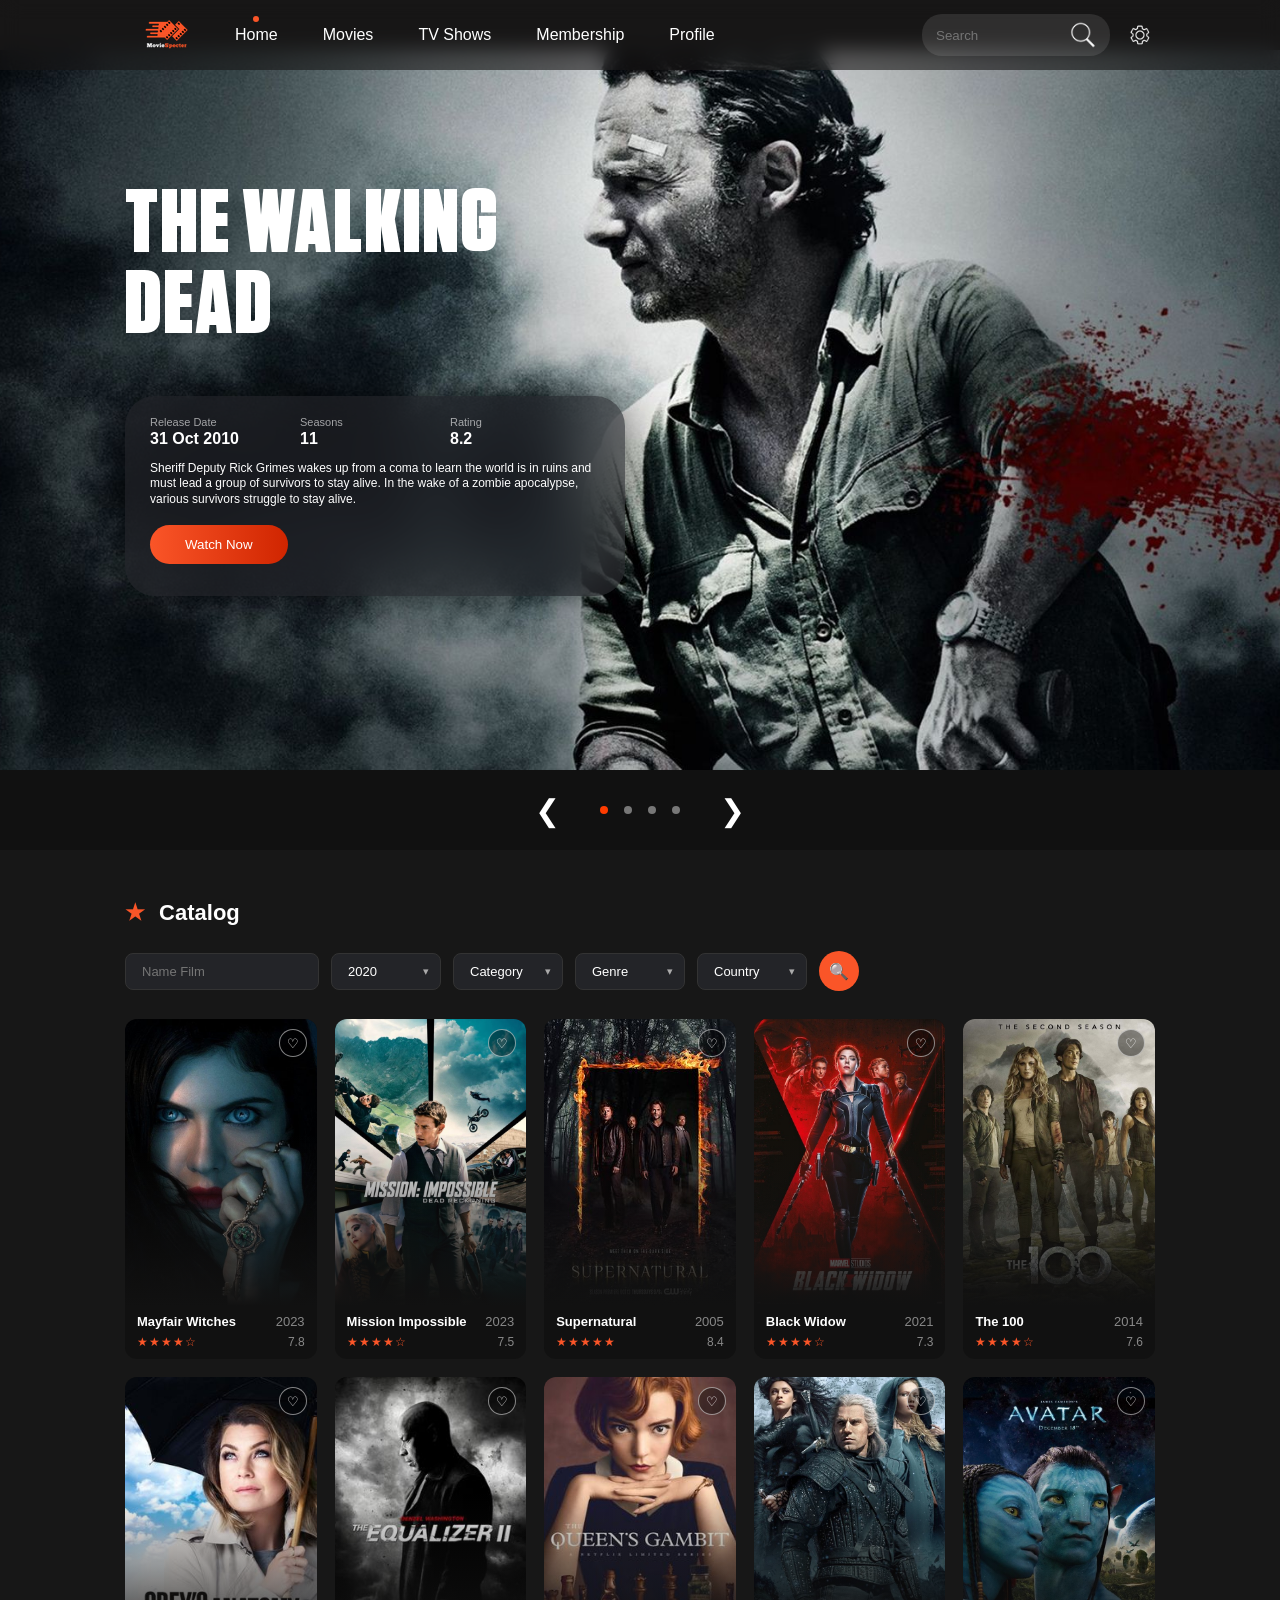
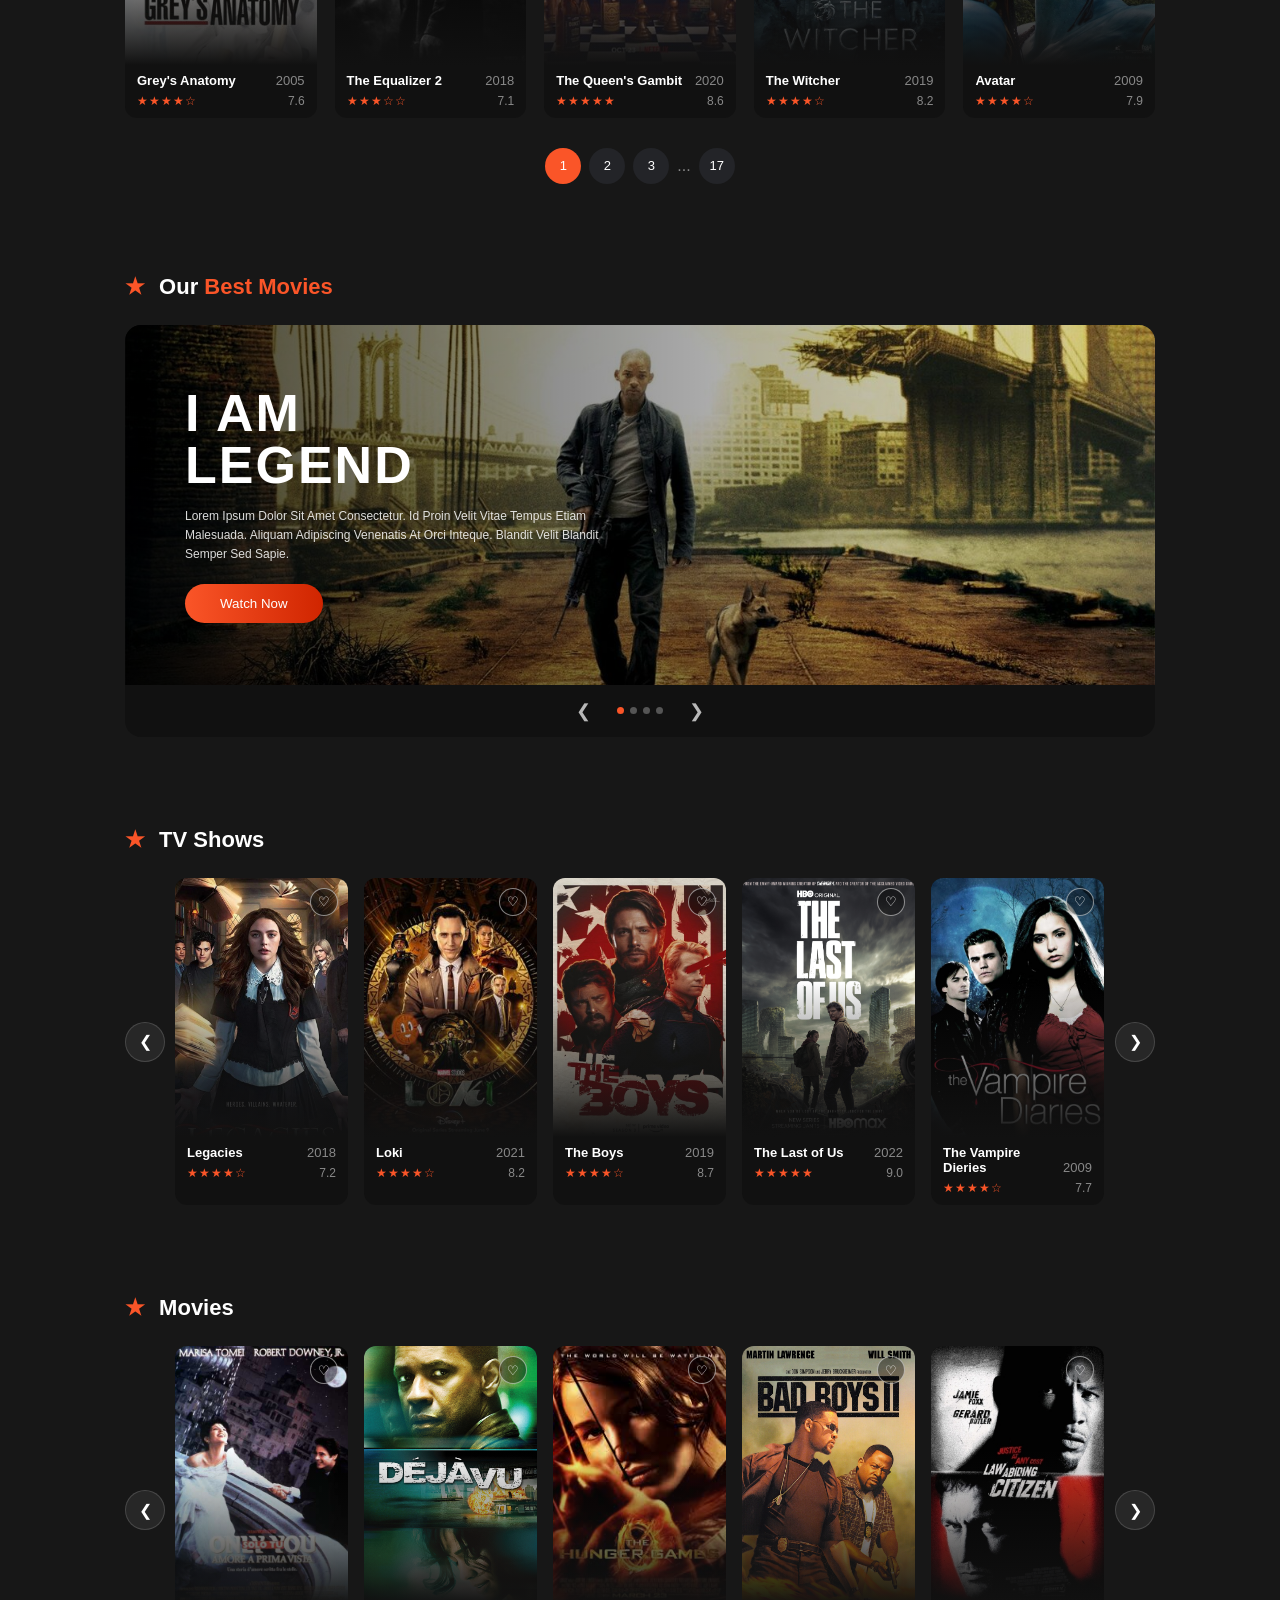
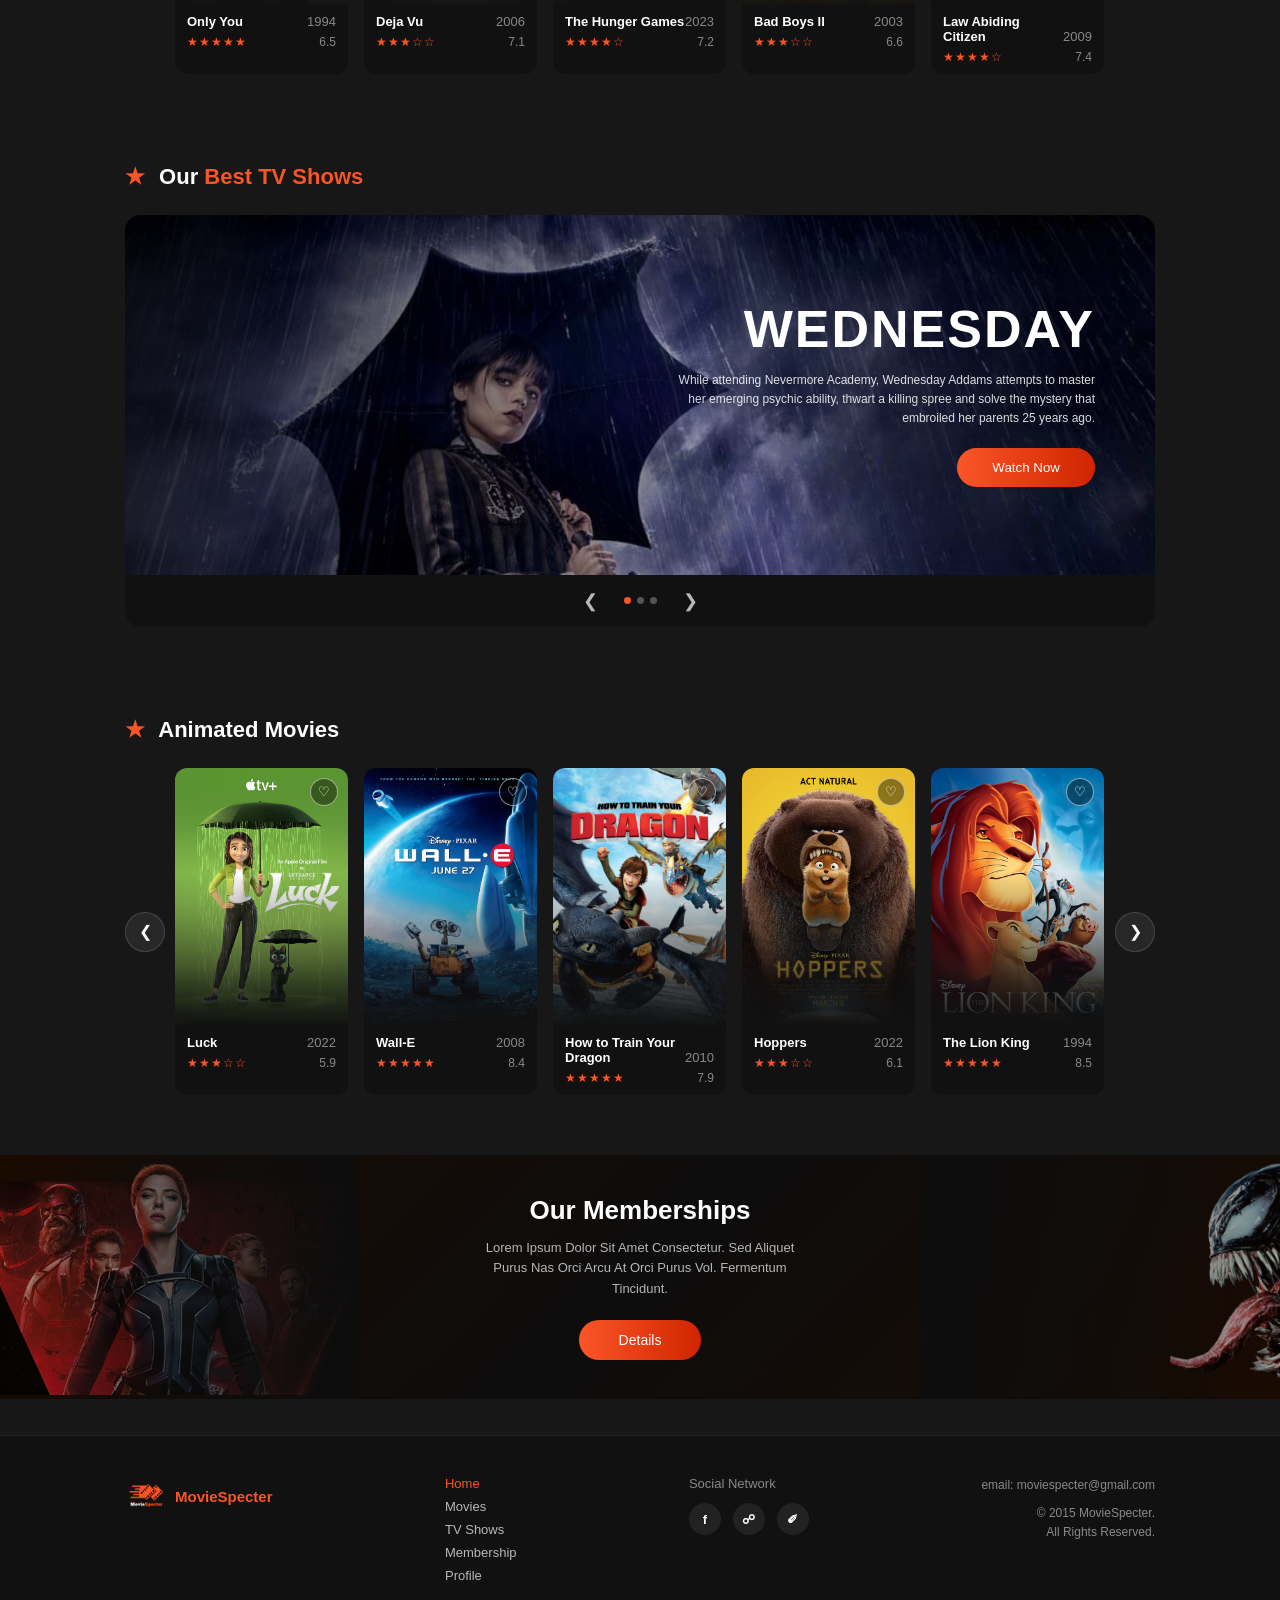
<file: index.html>
<!DOCTYPE html>
<html lang="en">
<head>
    <link rel="stylesheet" href="css/figma3.css">
    <meta charset="UTF-8">
    <meta name="viewport" content="width=device-width, initial-scale=1.0">
    <title>MovieSpecter</title>
</head>
<body>
    <header>
        <!-- NAVIGATOR -->
        <nav class="navBar">
            <div class="nav-left">
                <img class="navBar_link" src="images/nav_bar/010.png" alt="MovieSpecter">
                <a href="index.html" class="navBar_link nav-active">Home</a>
                <a href="html/movies.html" class="navBar_link">Movies</a>
                <a href="html/TVshows.html" class="navBar_link">TV Shows</a>
                <a href="html/membership.html" class="navBar_link">Membership</a>
                <a href="html/profile.html" class="navBar_link">Profile</a>
            </div>

            <div class="nav-right">
                <div class="search">
                <input type="text" placeholder="Search">
                <img class="icon" src="images/nav_bar/012.png">
                </div>
                <img class="icon" src="images/nav_bar/009.png">
            </div>
        </nav>

        <!-- HOMEPAGE SLIDER -->
        <section id="slider">
            <!--slide 1-->
            <div class="slides-wrapper">
            <div class="slide active">
                <img src="images/slide_show/011.jpg" class="slide-img">
                
                <div class="slide-content">
                    <h1 id="TWD_title">THE WALKING<br><span>DEAD</span></h1>
                </div>

                <div class="slider-card">
                    <div class="top-row">
                        <div class="column">
                            <span>Release Date</span>
                            <strong>31 Oct 2010</strong>
                        </div>
                        <div class="column">
                            <span>Seasons</span>
                            <strong>11</strong>
                        </div>
                        <div class="column">
                            <span>Rating</span>
                            <strong>8.2</strong>
                        </div>
                    </div>

                    <div class="middle-row">
                        <p>Sheriff Deputy Rick Grimes wakes up from a coma to learn the world 
                            is in ruins and must lead a group of survivors to stay alive.
                            In the wake of a zombie apocalypse, various survivors struggle to stay alive. 
                        </p>
                    </div>

                    <div class="bottom-row">
                        <button class="watch-btn">Watch Now</button>
                    </div>
                </div>
            </div>

            <!--slide 2-->
            <div class="slide">
                <img src="images/slide_show/010.jpg" class="slide-img">
                <div class="slide-content">
                    <h1 style="font-family: sans-serif; font-weight: 800;">BREAKING<br><span>BAD</span></h1>
                </div>
                <div class="slider-card">
                    <div class="top-row">
                        <div class="column"><span>Release Date</span><strong>20 Jan 2008</strong></div>
                        <div class="column"><span>Seasons</span><strong>5</strong></div>
                        <div class="column"><span>Rating</span><strong>9.5</strong></div>
                    </div>
                    <div class="middle-row"><p>Walter White, a chemistry teacher, discovers that 
                        he has cancer and decides to get into the meth-making business to repay his 
                        medical debts. His priorities begin to change when he partners with Jesse.</p></div>
                    <div class="bottom-row"><button class="watch-btn">Watch Now</button></div>
                </div>
            </div>

            <!--slide 3-->
            <div class="slide">
                <img src="images/slide_show/009.jpg" class="slide-img">
                <div class="slide-content">
                    <h1 style="font-family: serif; letter-spacing: 4px;">STRANGER<br><span>THINGS</span></h1>
                </div>
                <div class="slider-card">
                    <div class="top-row">
                        <div class="column"><span>Release Date</span><strong>15 Jul 2016</strong></div>
                        <div class="column"><span>Seasons</span><strong>4</strong></div>
                        <div class="column"><span>Rating</span><strong>8.7</strong></div>
                    </div>
                    <div class="middle-row"><p>In the 1980s Indiana, a group of young friends witness 
                        supernatural forces and secret government exploits. As they search for answers, 
                        the children unravel a series of extraordinary mysteries.</p></div>
                    <div class="bottom-row"><button class="watch-btn">Watch Now</button></div>
                </div>
            </div>
            

            <!--slide 4-->
            <div class="slide">
                <img src="images/slide_show/013.jpg" class="slide-img">
                <div class="slide-content">
                    <h1 style="font-family: serif; letter-spacing: 4px;" id="brigt_text">BRIDGERTON</h1>
                </div>
                <div class="slider-card">
                    <div class="top-row">
                        <div class="column"><span>Release Date</span><strong>25 Dec 2020</strong></div>
                        <div class="column"><span>Seasons</span><strong>4</strong></div>
                        <div class="column"><span>Rating</span><strong>7.4</strong></div>
                    </div>
                    <div class="middle-row"><p>During the Regency era in England, eight 
                        close-knit siblings of the powerful Bridgerton family attempt to find love, 
                        following Daphne Bridgerton, the eldest daughter of the powerful Bridgerton family</p></div>
                    <div class="bottom-row"><button class="watch-btn">Watch Now</button></div>
                </div>
            </div>
        </div>
            <div class="slider-controls">
                <button class="arrow left" onclick="changeSlide(-1)">&#10094;</button>

                <div class="dots">
                    <span class="dot active" onclick="currentSlide(0)"></span>
                    <span class="dot" onclick="currentSlide(1)"></span>
                    <span class="dot" onclick="currentSlide(2)"></span>
                    <span class="dot" onclick="currentSlide(3)"></span>
                </div>

                <button class="arrow right" onclick="changeSlide(1)">&#10095;</button>
            </div>
        </section>

        


    
    </header>

    <!-- CATALOG SECTION -->
    <section class="section-block" id="catalog">
        <div class="section-header">
            <h2><span class="star-icon">★</span> Catalog</h2>
        </div>
        <div class="catalog-filters">
            <div class="filter-input">
                <input type="text" placeholder="Name Film">
            </div>
            <div class="filter-select">
                <select><option>2020</option><option>2023</option><option>2022</option><option>2021</option><option>2019</option></select>
            </div>
            <div class="filter-select">
                <select><option>Category</option><option>Movie</option><option>TV Show</option><option>Animated</option></select>
            </div>
            <div class="filter-select">
                <select><option>Genre</option><option>Action</option><option>Drama</option><option>Horror</option><option>Comedy</option></select>
            </div>
            <div class="filter-select">
                <select><option>Country</option><option>USA</option><option>UK</option><option>France</option></select>
            </div>
            <button class="filter-search-btn">&#128269;</button>
        </div>
 
        <div class="catalog-grid">
            <div class="movie-card">
                <div class="card-img-wrap"><img src="images/catalog/001.jpg" alt="Mayfair Witches"><button class="card-fav">♡</button></div>
                <div class="card-info"><span>Mayfair Witches</span><span class="card-year">2023</span></div>
                <div class="card-bottom"><span class="card-stars">★★★★☆</span><span class="card-rating">7.8</span></div>
            </div>
            <div class="movie-card">
                <div class="card-img-wrap"><a href="html/preview.html"></a> <img src="images/catalog/002.jpg" alt="Mission Impossible"><button class="card-fav">♡</button></div>
                <div class="card-info"><span>Mission Impossible</span><span class="card-year">2023</span></div>
                <div class="card-bottom"><span class="card-stars">★★★★☆</span><span class="card-rating">7.5</span></div>
            </div>
            <div class="movie-card" onclick="openPreview()">
                <div class="card-img-wrap"><img src="images/catalog/003.jpg" alt="Supernatural"><button class="card-fav">♡</button></div>
                <div class="card-info"><span>Supernatural</span><span class="card-year">2005</span></div>
                <div class="card-bottom"><span class="card-stars">★★★★★</span><span class="card-rating">8.4</span></div>
            </div>
            <div class="movie-card">
                <div class="card-img-wrap"><img src="images/catalog/004.jpg" alt="Black Widow"><button class="card-fav">♡</button></div>
                <div class="card-info"><span>Black Widow</span><span class="card-year">2021</span></div>
                <div class="card-bottom"><span class="card-stars">★★★★☆</span><span class="card-rating">7.3</span></div>
            </div>
            <div class="movie-card">
                <div class="card-img-wrap"><img src="images/catalog/006.jpg" alt="The 100"><button class="card-fav">♡</button></div>
                <div class="card-info"><span>The 100</span><span class="card-year">2014</span></div>
                <div class="card-bottom"><span class="card-stars">★★★★☆</span><span class="card-rating">7.6</span></div>
            </div>
            <div class="movie-card">
                <div class="card-img-wrap"><img src="images/catalog/007.jpg" alt="Grey's Anatomy"><button class="card-fav">♡</button></div>
                <div class="card-info"><span>Grey's Anatomy</span><span class="card-year">2005</span></div>
                <div class="card-bottom"><span class="card-stars">★★★★☆</span><span class="card-rating">7.6</span></div>
            </div>
            <div class="movie-card">
                <div class="card-img-wrap"><img src="images/catalog/005.jpg" alt="The Equalizer 2"><button class="card-fav">♡</button></div>
                <div class="card-info"><span>The Equalizer 2</span><span class="card-year">2018</span></div>
                <div class="card-bottom"><span class="card-stars">★★★☆☆</span><span class="card-rating">7.1</span></div>
            </div>
            <div class="movie-card">
                <div class="card-img-wrap"><img src="images/catalog/008.jpg" alt="The Queen's Gambit"><button class="card-fav">♡</button></div>
                <div class="card-info"><span>The Queen's Gambit</span><span class="card-year">2020</span></div>
                <div class="card-bottom"><span class="card-stars">★★★★★</span><span class="card-rating">8.6</span></div>
            </div>
            <div class="movie-card">
                <div class="card-img-wrap"><img src="images/catalog/010.png" alt="The Witcher"><button class="card-fav">♡</button></div>
                <div class="card-info"><span>The Witcher</span><span class="card-year">2019</span></div>
                <div class="card-bottom"><span class="card-stars">★★★★☆</span><span class="card-rating">8.2</span></div>
            </div>
            <div class="movie-card">
                <div class="card-img-wrap"><img src="images/catalog/009.jpg" alt="Avatar"><button class="card-fav">♡</button></div>
                <div class="card-info"><span>Avatar</span><span class="card-year">2009</span></div>
                <div class="card-bottom"><span class="card-stars">★★★★☆</span><span class="card-rating">7.9</span></div>
            </div>
        </div>

        <div class="pagination">
            <button class="page-btn active">1</button>
            <button class="page-btn">2</button>
            <button class="page-btn">3</button>
            <span class="page-dots">...</span>
            <button class="page-btn">17</button>
        </div>
    </section>

    <!-- BEST MOVIES BANNER -->
    <section class="section-block" id="best-movies">
        <div class="section-header">
            <h2><span class="star-icon">★</span> Our <span class="highlight">Best Movies</span></h2>
        </div>
        <div class="banner-slider-wrapper">
            <div class="banner-slides">
                <div class="banner-slide active" style="background-image: url('images/banner_slide/001.jpg')">
                    <div class="banner-content">
                        <h2>I AM<br><span>LEGEND</span></h2>
                        <p>Lorem Ipsum Dolor Sit Amet Consectetur. Id Proin Velit Vitae Tempus Etiam Malesuada. Aliquam Adipiscing Venenatis At Orci Inteque. Blandit Velit Blandit Semper Sed Sapie.</p>
                        <button class="watch-btn">Watch Now</button>
                    </div>
                </div>
                <div class="banner-slide" style="background-image: url('images/banner_slide/005.jpg')">
                    <div class="banner-content">
                        <h2>INCEPTION</h2>
                        <p>When a sadistic serial killer begins murdering key political figures in Gotham, Batman is forced to investigate the city's hidden corruption.</p>
                        <button class="watch-btn">Watch Now</button>
                    </div>
                </div>
                <div class="banner-slide" style="background-image: url('images/banner_slide/002.jpeg')">
                    <div class="banner-content">
                        <h2>TOP<br><span>GUN</span></h2>
                        <p>After more than thirty years of service as one of the Navy's top aviators, Maverick is where he belongs, pushing the envelope as a courageous test pilot.</p>
                        <button class="watch-btn">Watch Now</button>
                    </div>
                </div>
                <div class="banner-slide" style="background-image: url('images/banner_slide/006.jpg')">
                    <div class="banner-content">
                        <h2>OPPENHEIMER</h2>
                        <p>The story of J. Robert Oppenheimer's role in the development of the atomic bomb during World War II.</p>
                        <button class="watch-btn">Watch Now</button>
                    </div>
                </div>
            </div>
            <div class="banner-controls">
                <button class="banner-arrow left" onclick="changeBanner(-1)">&#10094;</button>
                <div class="banner-dots">
                    <span class="banner-dot active" onclick="currentBanner(0)"></span>
                    <span class="banner-dot" onclick="currentBanner(1)"></span>
                    <span class="banner-dot" onclick="currentBanner(2)"></span>
                    <span class="banner-dot" onclick="currentBanner(3)"></span>
                </div>
                <button class="banner-arrow right" onclick="changeBanner(1)">&#10095;</button>
            </div>
        </div>
    </section>

    <!-- TV SHOWS ROW -->
    <section class="section-block" id="tvShows">
        <div class="section-header">
            <h2><span class="star-icon">★</span> TV Shows</h2>
        </div>
        <div class="row-slider-container">
            <button class="row-arrow left" onclick="scrollRow('tvShowsRow', -1)">&#10094;</button>
            <div class="row-slider" id="tvShowsRow">
                <div class="movie-card">
                <div class="card-img-wrap"><img src="images/catalog/013.png" alt="Legacies"><button class="card-fav">♡</button></div>
                <div class="card-info"><span>Legacies</span><span class="card-year">2018</span></div>
                <div class="card-bottom"><span class="card-stars">★★★★☆</span><span class="card-rating">7.2</span></div>
            </div>
                <div class="movie-card">
                <div class="card-img-wrap"><img src="images/catalog/011.png" alt="Loki"><button class="card-fav">♡</button></div>
                <div class="card-info"><span>Loki</span><span class="card-year">2021</span></div>
                <div class="card-bottom"><span class="card-stars">★★★★☆</span><span class="card-rating">8.2</span></div>
            </div>
                <div class="movie-card">
                <div class="card-img-wrap"><img src="images/catalog/012.png" alt="The Boys"><button class="card-fav">♡</button></div>
                <div class="card-info"><span>The Boys</span><span class="card-year">2019</span></div>
                <div class="card-bottom"><span class="card-stars">★★★★☆</span><span class="card-rating">8.7</span></div>
            </div>
                <div class="movie-card">
                <div class="card-img-wrap"><img src="images/catalog/014.png" alt="The Last of Us"><button class="card-fav">♡</button></div>
                <div class="card-info"><span>The Last of Us</span><span class="card-year">2022</span></div>
                <div class="card-bottom"><span class="card-stars">★★★★★</span><span class="card-rating">9.0</span></div>
            </div>
                <div class="movie-card">
                <div class="card-img-wrap"><img src="images/catalog/016.jpg" alt="The Vampire Dieries"><button class="card-fav">♡</button></div>
                <div class="card-info"><span>The Vampire Dieries</span><span class="card-year">2009</span></div>
                <div class="card-bottom"><span class="card-stars">★★★★☆</span><span class="card-rating">7.7</span></div>
            </div>
                <div class="movie-card">
                <div class="card-img-wrap"><img src="images/catalog/015.jpg" alt="Anne"><button class="card-fav">♡</button></div>
                <div class="card-info"><span>Anne</span><span class="card-year">2016</span></div>
                <div class="card-bottom"><span class="card-stars">★★★☆☆</span><span class="card-rating">7.8</span></div>
            </div>
            </div>
            <button class="row-arrow right" onclick="scrollRow('tvShowsRow', 1)">&#10095;</button>
        </div>
    </section>

    <!-- MOVIES ROW -->
    <section class="section-block" id="movies">
        <div class="section-header">
            <h2><span class="star-icon">★</span> Movies</h2>
        </div>
        <div class="row-slider-container">
            <button class="row-arrow left" onclick="scrollRow('moviesRow', -1)">&#10094;</button>
            <div class="row-slider" id="moviesRow">
                <div class="movie-card">
                <div class="card-img-wrap"><img src="images/catalog/017.jpg" alt="ONly ypu"><button class="card-fav">♡</button></div>
                <div class="card-info"><span>Only You</span><span class="card-year">1994</span></div>
                <div class="card-bottom"><span class="card-stars">★★★★★</span><span class="card-rating">6.5</span></div>
            </div>
                <div class="movie-card">
                <div class="card-img-wrap"><img src="images/catalog/020.jpg" alt="deja vu"><button class="card-fav">♡</button></div>
                <div class="card-info"><span>Deja Vu</span><span class="card-year">2006</span></div>
                <div class="card-bottom"><span class="card-stars">★★★☆☆</span><span class="card-rating">7.1</span></div>
            </div>
                
                <div class="movie-card">
                <div class="card-img-wrap"><img src="images/catalog/019.jpg" alt="The Hunger Games"><button class="card-fav">♡</button></div>
                <div class="card-info"><span>The Hunger Games</span><span class="card-year">2023</span></div>
                <div class="card-bottom"><span class="card-stars">★★★★☆</span><span class="card-rating">7.2</span></div>
            </div>
                <div class="movie-card">
                <div class="card-img-wrap"><img src="images/catalog/021.jpg" alt="Bad Boys II"><button class="card-fav">♡</button></div>
                <div class="card-info"><span>Bad Boys II</span><span class="card-year">2003</span></div>
                <div class="card-bottom"><span class="card-stars">★★★☆☆</span><span class="card-rating">6.6</span></div>
            </div>
                <div class="movie-card">
                <div class="card-img-wrap"><img src="images/catalog/018.jpg" alt="Law Abiding Citizen"><button class="card-fav">♡</button></div>
                <div class="card-info"><span>Law Abiding Citizen</span><span class="card-year">2009</span></div>
                <div class="card-bottom"><span class="card-stars">★★★★☆</span><span class="card-rating">7.4</span></div>
            </div>
                <div class="movie-card">
                <div class="card-img-wrap"><img src="images/catalog/009.jpg" alt="Avatar"><button class="card-fav">♡</button></div>
                <div class="card-info"><span>Avatar</span><span class="card-year">2009</span></div>
                <div class="card-bottom"><span class="card-stars">★★★★☆</span><span class="card-rating">7.9</span></div>
            </div>
            </div>
            <button class="row-arrow right" onclick="scrollRow('moviesRow', 1)">&#10095;</button>
        </div>
    </section>

    <!-- BEST TV SHOWS BANNER -->
    <section class="section-block" id="best-tvshows">
        <div class="section-header">
            <h2><span class="star-icon">★</span> Our <span class="highlight">Best TV Shows</span></h2>
        </div>
        <div class="banner-slider-wrapper" id="bestTvWrapper">
            <div class="banner-slides" id="bestTvSlides">
                <div class="banner-slide active" style="background-image: url('images/banner_slide/010.jpg')">
                    <div class="banner-content right-align">
                        <h2>WEDNESDAY</h2>
                        <p>While attending Nevermore Academy, Wednesday Addams attempts to master her emerging psychic ability, thwart a killing spree and solve the mystery that embroiled her parents 25 years ago.</p>
                        <button class="watch-btn">Watch Now</button>
                    </div>
                </div>
                <div class="banner-slide" style="background-image: url('images/banner_slide/011.jpg')">
                    <div class="banner-content right-align">
                        <h2>THE ROKIE</h2>
                        <p>Forty-year-old John Nolan moves to Los Angeles in the hope of becoming a police officer. However, he is met with scepticism from all corners and must battle many challenges along the way.</p>
                        <button class="watch-btn">Watch Now</button>
                    </div>
                </div>
                <div class="banner-slide" style="background-image: url('images/banner_slide/008.png')">
                    <div class="banner-content right-align">
                        <h2>THE LAST<br><span>OF US</span></h2>
                        <p>After a global catastrophe, a hardened survivor takes charge of a 14-year-old girl who may be humanity's last hope.</p>
                        <button class="watch-btn">Watch Now</button>
                    </div>
                </div>
            </div>
            <div class="banner-controls" id="bestTvControls">
                <button class="banner-arrow left" onclick="changeBestTv(-1)">&#10094;</button>
                <div class="banner-dots" id="bestTvDots">
                    <span class="banner-dot active" onclick="currentBestTv(0)"></span>
                    <span class="banner-dot" onclick="currentBestTv(1)"></span>
                    <span class="banner-dot" onclick="currentBestTv(2)"></span>
                </div>
                <button class="banner-arrow right" onclick="changeBestTv(1)">&#10095;</button>
            </div>
        </div>
    </section>

    <!-- ANIMATED MOVIES ROW -->
    <section class="section-block" id="animated">
        <div class="section-header">
            <h2><span class="star-icon">★</span> Animated Movies</h2>
        </div>
        <div class="row-slider-container">
            <button class="row-arrow left" onclick="scrollRow('animatedRow', -1)">&#10094;</button>
            <div class="row-slider" id="animatedRow">
                <div class="movie-card">
                <div class="card-img-wrap"><img src="images/catalog/026.jpg" alt="Luck"><button class="card-fav">♡</button></div>
                <div class="card-info"><span>Luck</span><span class="card-year">2022</span></div>
                <div class="card-bottom"><span class="card-stars">★★★☆☆</span><span class="card-rating">5.9</span></div>
            </div>
                <div class="movie-card">
                <div class="card-img-wrap"><img src="images/catalog/025.jpg" alt="Wall-E"><button class="card-fav">♡</button></div>
                <div class="card-info"><span>Wall-E</span><span class="card-year">2008</span></div>
                <div class="card-bottom"><span class="card-stars">★★★★★</span><span class="card-rating">8.4</span></div>
            </div>
                <div class="movie-card">
                <div class="card-img-wrap"><img src="images/catalog/027.jpg" alt="How to Train Your Dragon"><button class="card-fav">♡</button></div>
                <div class="card-info"><span>How to Train Your Dragon</span><span class="card-year">2010</span></div>
                <div class="card-bottom"><span class="card-stars">★★★★★</span><span class="card-rating">7.9</span></div>
            </div>
                <div class="movie-card">
                <div class="card-img-wrap"><img src="images/catalog/022.jpg" alt="Hoppers"><button class="card-fav">♡</button></div>
                <div class="card-info"><span>Hoppers</span><span class="card-year">2022</span></div>
                <div class="card-bottom"><span class="card-stars">★★★☆☆</span><span class="card-rating">6.1</span></div>
            </div>
                <div class="movie-card">
                <div class="card-img-wrap"><img src="images/catalog/024.jpeg" alt="The Lion King"><button class="card-fav">♡</button></div>
                <div class="card-info"><span>The Lion King</span><span class="card-year">1994</span></div>
                <div class="card-bottom"><span class="card-stars">★★★★★</span><span class="card-rating">8.5</span></div>
            </div>
                <div class="movie-card">
                <div class="card-img-wrap"><img src="images/catalog/023.jpeg" alt="Moana"><button class="card-fav">♡</button></div>
                <div class="card-info"><span>Moana</span><span class="card-year">2016</span></div>
                <div class="card-bottom"><span class="card-stars">★★★★☆</span><span class="card-rating">7.6</span></div>
            </div>
            </div>
            <button class="row-arrow right" onclick="scrollRow('animatedRow', 1)">&#10095;</button>
        </div>
    </section>

    <!-- MEMBERSHIP BANNER -->
    <section class="membership-banner" id="membership">
        <div class="membership-left-img">
            <img src="images/membership/001.png" alt="Black Widow">
        </div>
        <div class="membership-center">
            <h2>Our Memberships</h2>
            <p>Lorem Ipsum Dolor Sit Amet Consectetur. Sed Aliquet Purus Nas Orci Arcu At Orci Purus Vol. Fermentum Tincidunt.</p>
            <button class="details-btn">Details</button>
        </div>
        <div class="membership-right-img">
            <img src="images/membership/003.png" alt="Venom">
        </div>
    </section>

    <br><br>

    <!-- FOOTER -->
    <footer class="site-footer">
        <div class="footer-logo">
            <img src="images/nav_bar/010.png" alt="MovieSpecter Logo">
            <span>MovieSpecter</span>
        </div>
        <div class="footer-nav">
            <a href="index.html"  style="color:#FA5528">Home</a>
            <a href="html/movies.html">Movies</a>
            <a href="html/TVshows.html">TV Shows</a>
            <a href="html/membership.html">Membership</a>
            <a href="html/profile.html">Profile</a>
        </div>
        <div class="footer-social">
            <span>Social Network</span>
            <div class="social-icons">
                <a href="#">f</a>
                <a href="#">&#9741;</a>
                <a href="#">&#10000;</a>
            </div>
        </div>
        <div class="footer-right">
            <span>email: moviespecter@gmail.com</span>
            <span>© 2015 MovieSpecter.<br>All Rights Reserved.</span>
        </div>
    </footer>

    <script src="js/index.js"></script>

</body>
</html>
</file>
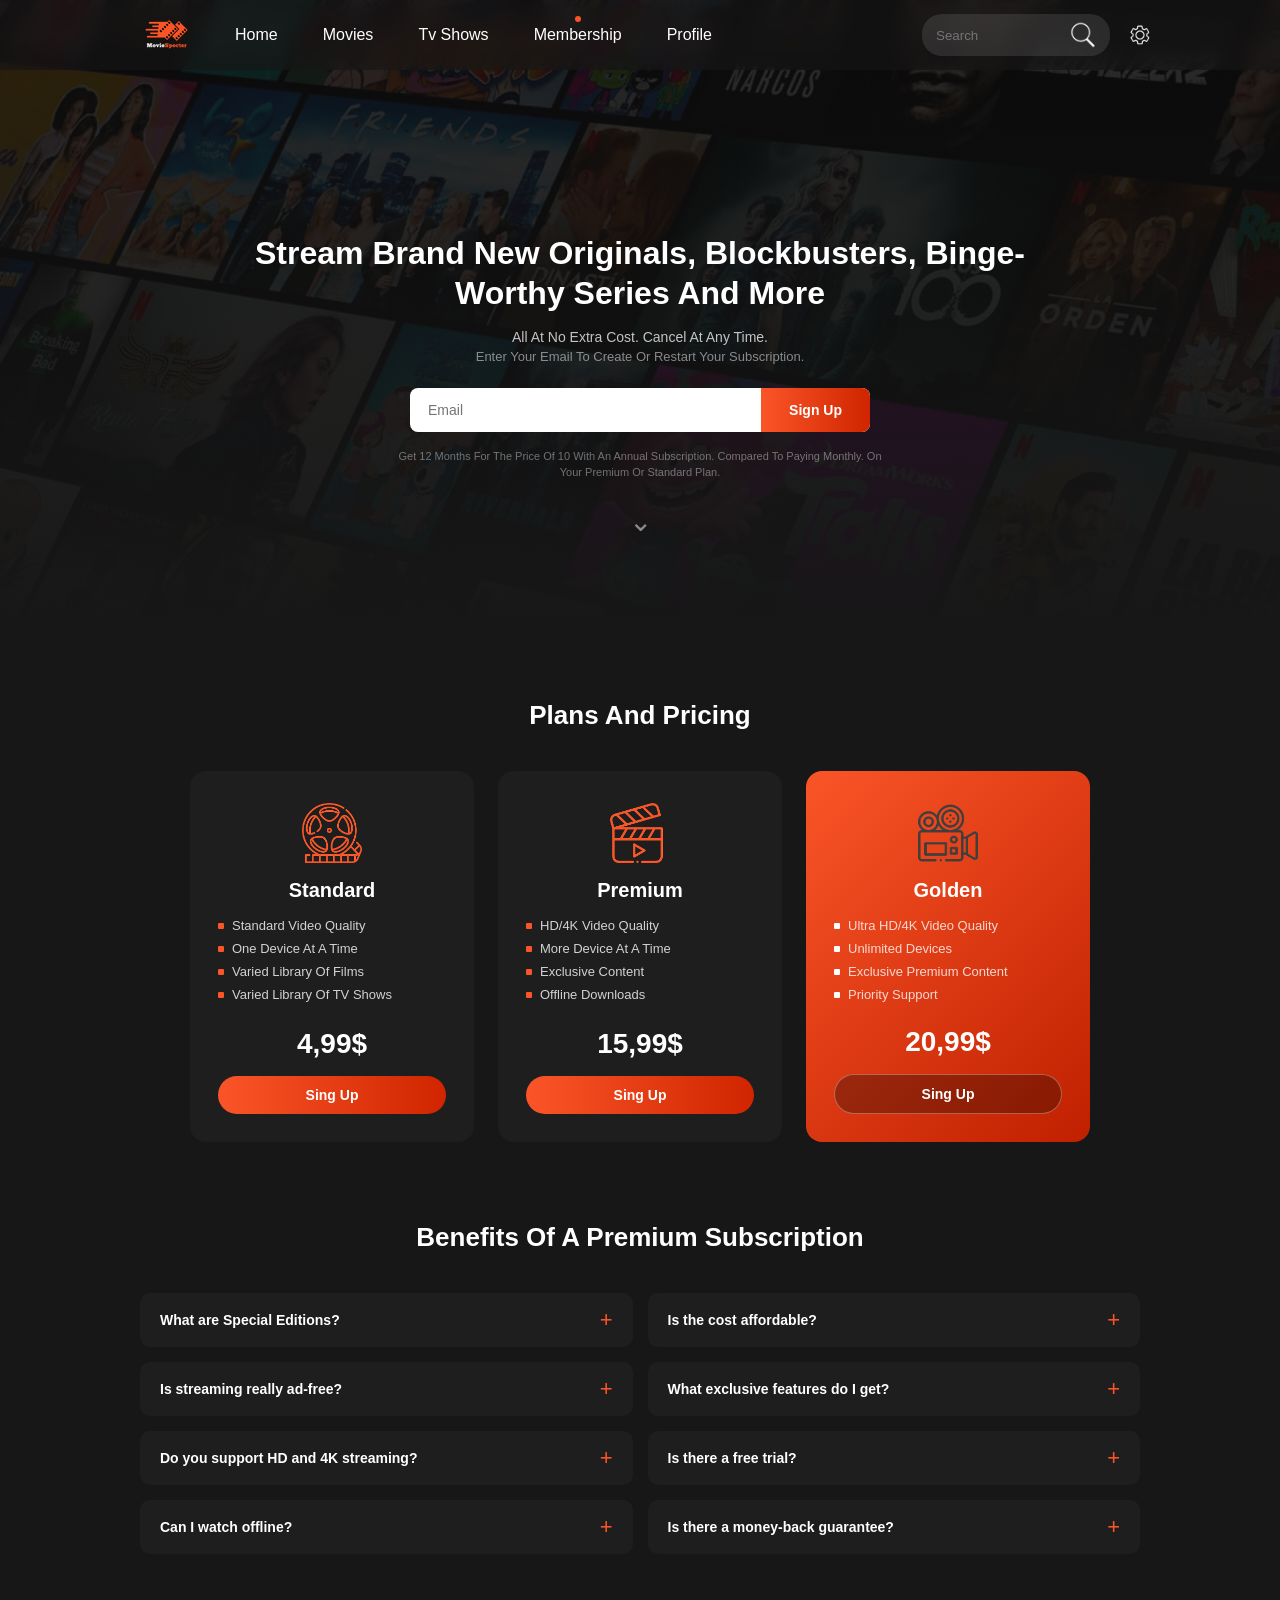
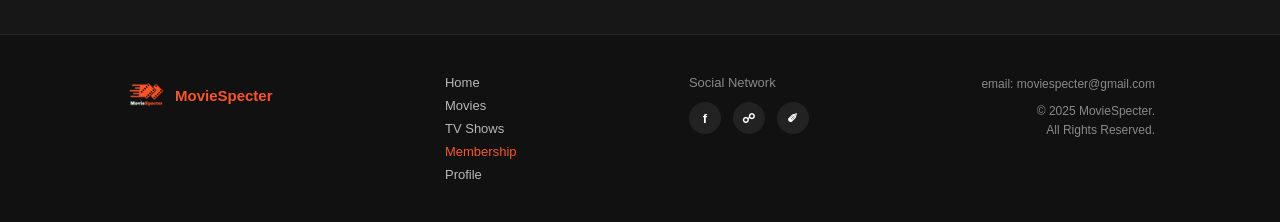
<file: html/membership.html>
<!DOCTYPE html>
<html lang="en">
<head>
    <link rel="stylesheet" href="../css/figma3.css">
    <link rel="stylesheet" href="../css/membership.css">
    <meta charset="UTF-8">
    <meta name="viewport" content="width=device-width, initial-scale=1.0">
    <title>MovieSpecter — Membership</title>
</head>
<body>

    <!-- NAVBAR -->
    <nav class="navBar">
        <div class="nav-left">
            <img class="navBar_link" src="../images/nav_bar/010.png" alt="MovieSpecter">
            <a href="../index.html" class="navBar_link">Home</a>
            <a href="movies.html" class="navBar_link">Movies</a>
            <a href="TVshows.html" class="navBar_link">Tv Shows</a>
            <a href="membership.html" class="navBar_link nav-active">Membership</a>
            <a href="profile.html" class="navBar_link">Profile</a>
        </div>
        <div class="nav-right">
            <div class="search">
                <input type="text" placeholder="Search">
                <img class="icon" src="../images/nav_bar/012.png">
            </div>
            <img class="icon" src="../images/nav_bar/009.png">
        </div>
    </nav>

    <!-- HERO BANNER -->
    <section class="membership-hero">
        <div class="hero-bg-wrap">
            <img class="hero-bg-img" src="../images/icons/001.png" alt="">
            <div class="hero-overlay"></div>
        </div>
        <div class="hero-content">
            <h1>Stream Brand New Originals, Blockbusters, Binge-Worthy Series And More</h1>
            <p class="hero-sub">All At No Extra Cost. Cancel At Any Time.</p>
            <p class="hero-sub2">Enter Your Email To Create Or Restart Your Subscription.</p>
            <div class="hero-email-form">
                <input type="email" placeholder="Email">
                <button class="signup-btn">Sign Up</button>
            </div>
            <p class="hero-fine">Get 12 Months For The Price Of 10 With An Annual Subscription. Compared To Paying Monthly. On Your Premium Or Standard Plan.</p>
            <div class="hero-scroll-arrow">&#8964;</div>
        </div>
    </section>

    <!-- PLANS & PRICING -->
    <section class="plans-section">
        <h2 class="section-title">Plans And Pricing</h2>
        <div class="plans-grid">

            <!-- Standard -->
            <div class="plan-card">
                <div class="plan-icon"><img src="../images/icons/002.png" alt="Standard"></div>
                <h3 class="plan-name">Standard</h3>
                <ul class="plan-features">
                    <li><span class="feat-dot"></span>Standard Video Quality</li>
                    <li><span class="feat-dot"></span>One Device At A Time</li>
                    <li><span class="feat-dot"></span>Varied Library Of Films</li>
                    <li><span class="feat-dot"></span>Varied Library Of TV Shows</li>
                </ul>
                <div class="plan-price">4,99$</div>
                <button class="plan-btn">Sing Up</button>
            </div>

            <!-- Premium -->
            <div class="plan-card">
                <div class="plan-icon"><img src="../images/icons/003.png" alt="Premium"></div>
                <h3 class="plan-name">Premium</h3>
                <ul class="plan-features">
                    <li><span class="feat-dot"></span>HD/4K Video Quality</li>
                    <li><span class="feat-dot"></span>More Device At A Time</li>
                    <li><span class="feat-dot"></span>Exclusive Content</li>
                    <li><span class="feat-dot"></span>Offline Downloads</li>
                </ul>
                <div class="plan-price">15,99$</div>
                <button class="plan-btn">Sing Up</button>
            </div>

            <!-- Golden -->
            <div class="plan-card plan-golden">
                <div class="plan-icon"><img src="../images/icons/004.png" alt="Golden"></div>
                <h3 class="plan-name">Golden</h3>
                <ul class="plan-features">
                    <li><span class="feat-dot"></span>Ultra HD/4K Video Quality</li>
                    <li><span class="feat-dot"></span>Unlimited Devices</li>
                    <li><span class="feat-dot"></span>Exclusive Premium Content</li>
                    <li><span class="feat-dot"></span>Priority Support</li>
                </ul>
                <div class="plan-price">20,99$</div>
                <button class="plan-btn plan-btn-dark">Sing Up</button>
            </div>

        </div>
    </section>

    <!-- BENEFITS ACCORDION -->
    <section class="benefits-section">
        <h2 class="section-title">Benefits Of A Premium Subscription</h2>
        <div class="accordion">

            <div class="accordion-item">
                <button class="accordion-btn">
                    <span>What are Special Editions?</span>
                    <span class="acc-icon">+</span>
                </button>
                <div class="accordion-body">
                    <p>Special Editions include exclusive director's cuts, behind-the-scenes content, and collector releases only available to Premium and Golden subscribers.</p>
                </div>
            </div>

            <div class="accordion-item">
                <button class="accordion-btn">
                    <span>Is the cost affordable?</span>
                    <span class="acc-icon">+</span>
                </button>
                <div class="accordion-body">
                    <p>Yes! Our plans start at just 4,99$ per month. You can also save more with an annual subscription — get 12 months for the price of 10.</p>
                </div>
            </div>

            <div class="accordion-item">
                <button class="accordion-btn">
                    <span>Is streaming really ad-free?</span>
                    <span class="acc-icon">+</span>
                </button>
                <div class="accordion-body">
                    <p>All paid plans include completely ad-free streaming. No interruptions, no banners — just your content, uninterrupted.</p>
                </div>
            </div>

            <div class="accordion-item">
                <button class="accordion-btn">
                    <span>What exclusive features do I get?</span>
                    <span class="acc-icon">+</span>
                </button>
                <div class="accordion-body">
                    <p>Exclusive features include early access to new releases, personalized recommendations, watchlists synced across devices, and members-only content drops.</p>
                </div>
            </div>

            <div class="accordion-item">
                <button class="accordion-btn">
                    <span>Do you support HD and 4K streaming?</span>
                    <span class="acc-icon">+</span>
                </button>
                <div class="accordion-body">
                    <p>Premium and Golden plans support Full HD and Ultra HD/4K streaming where available. Standard plan offers SD/HD quality depending on your connection.</p>
                </div>
            </div>

            <div class="accordion-item">
                <button class="accordion-btn">
                    <span>Is there a free trial?</span>
                    <span class="acc-icon">+</span>
                </button>
                <div class="accordion-body">
                    <p>New subscribers can enjoy a 7-day free trial on any plan. No credit card required to start — cancel any time before the trial ends.</p>
                </div>
            </div>

            <div class="accordion-item">
                <button class="accordion-btn">
                    <span>Can I watch offline?</span>
                    <span class="acc-icon">+</span>
                </button>
                <div class="accordion-body">
                    <p>Premium and Golden subscribers can download titles to watch offline on mobile and tablet devices. Downloads are available for up to 30 days.</p>
                </div>
            </div>

            <div class="accordion-item">
                <button class="accordion-btn">
                    <span>Is there a money-back guarantee?</span>
                    <span class="acc-icon">+</span>
                </button>
                <div class="accordion-body">
                    <p>Yes — if you're not satisfied within the first 14 days of a paid plan, we offer a full refund, no questions asked.</p>
                </div>
            </div>

        </div>
    </section>

    <script src="../js/membership.js"></script>

    <!-- FOOTER -->
    <footer class="site-footer">
        <div class="footer-logo">
            <img src="../images/nav_bar/010.png" alt="MovieSpecter Logo">
            <span>MovieSpecter</span>
        </div>
        <div class="footer-nav">
            <a href="../index.html">Home</a>
            <a href="movies.html">Movies</a>
            <a href="TVshows.html">TV Shows</a>
            <a href="membership.html" style="color:#FA5528">Membership</a>
            <a href="profile.html">Profile</a>
        </div>
        <div class="footer-social">
            <span>Social Network</span>
            <div class="social-icons">
                <a href="#">f</a>
                <a href="#">&#9741;</a>
                <a href="#">&#10000;</a>
            </div>
        </div>
        <div class="footer-right">
            <span>email: moviespecter@gmail.com</span>
            <span>© 2025 MovieSpecter.<br>All Rights Reserved.</span>
        </div>
    </footer>

</body>
</html>
</file>
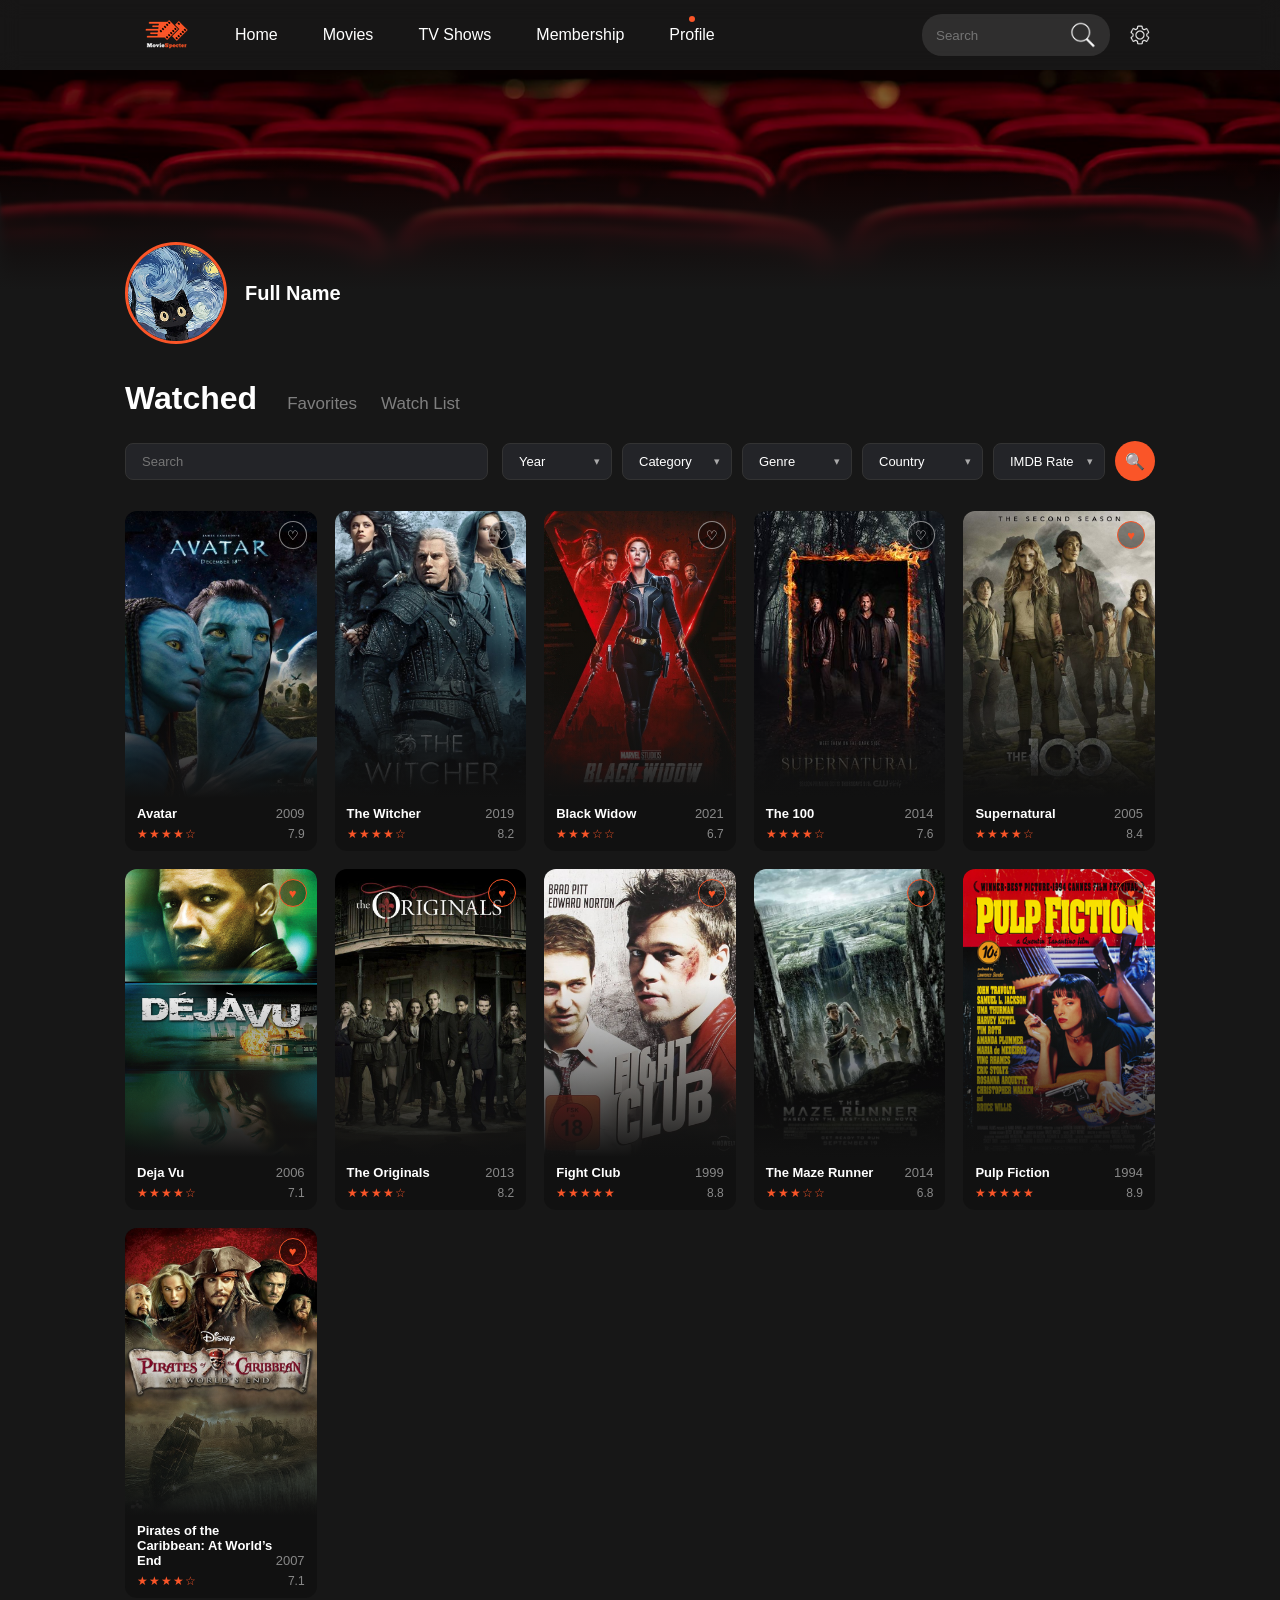
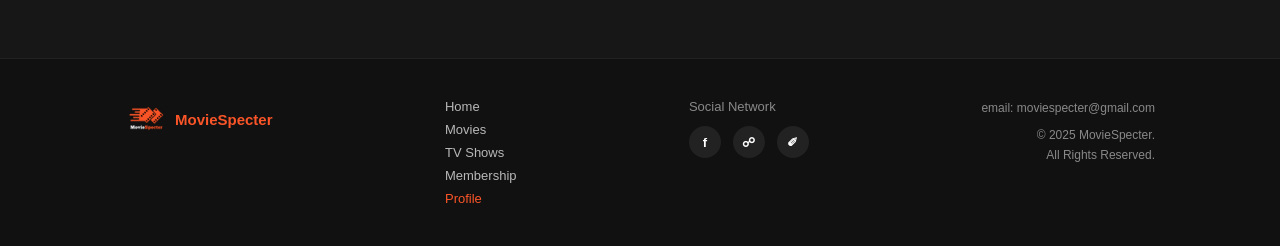
<file: html/profile.html>
<!DOCTYPE html>
<html lang="en">
<head>
    <link rel="stylesheet" href="../css/figma3.css">
    <link rel="stylesheet" href="../css/profile.css">
    <meta charset="UTF-8">
    <meta name="viewport" content="width=device-width, initial-scale=1.0">
    <title>MovieSpecter — Profile</title>
</head>
<body>
    <nav class="navBar">
        <div class="nav-left">
            <img class="navBar_link" src="../images/nav_bar/010.png" alt="MovieSpecter">
            <a href="../index.html" class="navBar_link">Home</a>
            <a href="movies.html" class="navBar_link">Movies</a>
            <a href="tvshows.html" class="navBar_link">TV Shows</a>
            <a href="membership.html" class="navBar_link">Membership</a>
            <a href="profile.html" class="navBar_link nav-active">Profile</a>
        </div>
        <div class="nav-right">
            <div class="search">
                <input type="text" placeholder="Search">
                <img class="icon" src="../images/nav_bar/012.png">
            </div>
            <img class="icon" src="../images/nav_bar/009.png">
        </div>
    </nav>

    <div class="profile-banner">
        <img src="../images/profile/001.png" alt="Banner" class="banner-img">
        <div class="banner-overlay"></div>
    </div>

    <div class="profile-info">
        <img src="../images/profile/002.png" alt="Avatar" class="profile-avatar">
        <span class="profile-name">Full Name</span>
    </div>

    <main class="profile-main">

        <div class="category-bar">
            <h2 class="category-title" id="categoryTitle">Watched</h2>
            <div class="category-others" id="categoryOthers">
                <button class="cat-btn" data-cat="favorites">Favorites</button>
                <button class="cat-btn" data-cat="watchlist">Watch List</button>
            </div>
        </div>

        <!-- FILTER BAR -->
        <div class="profile-filter-bar">
            <div class="profile-search-wrap">
                <input type="text" placeholder="Search" class="profile-search-input">
            </div>
            <div class="profile-filters">
                <div class="filter-select">
                    <select><option>Year</option><option>2024</option><option>2023</option><option>2022</option><option>2021</option><option>2020</option><option>2019</option></select>
                </div>
                <div class="filter-select">
                    <select><option>Category</option><option>Movie</option><option>TV Show</option><option>Animated</option></select>
                </div>
                <div class="filter-select">
                    <select><option>Genre</option><option>Action</option><option>Drama</option><option>Horror</option><option>Comedy</option><option>Sci-Fi</option><option>Thriller</option></select>
                </div>
                <div class="filter-select">
                    <select><option>Country</option><option>USA</option><option>UK</option><option>France</option><option>South Korea</option></select>
                </div>
                <div class="filter-select">
                    <select><option>IMDB Rate</option><option>9+</option><option>8+</option><option>7+</option><option>6+</option></select>
                </div>
                <button class="filter-search-btn">&#128269;</button>
            </div>
        </div>

        <div class="profile-grid" id="profileGrid"></div>

    </main>

    <footer class="site-footer">
        <div class="footer-logo">
            <img src="../images/nav_bar/010.png" alt="MovieSpecter Logo">
            <span>MovieSpecter</span>
        </div>
        <div class="footer-nav">
            <a href="../index.html">Home</a>
            <a href="movies.html">Movies</a>
            <a href="tvshows.html">TV Shows</a>
            <a href="membership.html">Membership</a>
            <a href="profile.html" style="color:#FA5528">Profile</a>
        </div>
        <div class="footer-social">
            <span>Social Network</span>
            <div class="social-icons">
                <a href="#">f</a>
                <a href="#">&#9741;</a>
                <a href="#">&#10000;</a>
            </div>
        </div>
        <div class="footer-right">
            <span>email: moviespecter@gmail.com</span>
            <span>© 2025 MovieSpecter.<br>All Rights Reserved.</span>
        </div>
    </footer>

    <script src="../js/profile.js"></script>
</body>
</html>
</file>
<file: css/figma3.css>
body{
    background-color: #171717;
    font-family: 'Manrope', sans-serif;
    color:#FFFFFF;
    margin: 0;
} 

.navBar{
    display: flex;
    justify-content: space-between;
    align-items: center;
    z-index: 1000;

    background-color: #18171799;
    color: #181717;
    backdrop-filter: blur(10px);
    background-size: 1600px;

    
    padding: 0 125px;
    position: fixed;
    top: 0;
    width: 100%;
    height: 70px;
}

/* ── Active nav link ── */
.nav-active {
    position: relative;
    color: #fff !important;
}


.nav-active::before {
    content: '';
    position: absolute;
    top: -10px;
    left: 50%;
    transform: translateX(-50%);
    width: 6px;
    height: 6px;
    background: #FA5528;
    border-radius: 50%;
}

.nav-left,
.nav-right {
  display: flex;
  align-items: center;
  gap: 15px;
  margin-right: 125px;
}

.nav-right{
    margin-right: 250px;
}

.navBar_link{
    margin-left: 125px;
    display:inline-block;
    width: auto;
    margin: 0px 15px;
    color: white;
    text-decoration: none;

    white-space: nowrap;
}

.icon {
    height: 30px;
    width: 30px;
}

.search {
  display: flex;
  align-items: center;
  gap: 10px;

  padding: 6px 12px;
  border-radius: 20px;
  background: rgba(255, 255, 255, 0.1);
}

.search input {
  background: none;
  border: none;
  outline: none;
  color: white;
  width: 120px;
}


/* SLIDER */

#slider {
    margin-top: 50px;
    margin-left: 0px;
    margin-right: 0px;
    position: relative;
    z-index: 1;
    overflow: hidden;
}


.slide-img {
  width: 100%;
  height: 100%;
  object-fit: cover;
}

.slide-content {
  position: absolute;
  left: 125px;
  top: 35%;
  transform: translateY(-50%);
  max-width: 500px;
}

.slide-content h1 {
  font-size: 64px;
  line-height: 1;
}

.slide-content h1 span {
  font-weight: 800;
}

.btn {
  margin: 20px 0;
  padding: 12px 30px;
  border-radius: 30px;
  border: none;
  background: #ff3c00;
  color: white;
  cursor: pointer;
}

.arrow {
  position: static;
  z-index: 10;
  bottom: 40px;
  font-size: 30px;
  background: none;
  border: none;
  color: white;
  cursor: pointer;

}

.arrow.left { left: 45%; }
.arrow.right { right: 45%; }


.dot {
  display: inline-block;
  width: 8px;
  height: 8px;
  background: #777;
  border-radius: 50%;
  margin: 0 4px;
}

.dots {
    display: flex;
    gap: 8px;
}

.dot.active {
  background: #ff3c00;
}


/* 1. THE CARD (Updated for 200px height) */
.slider-card {
    position: absolute;
    top: 55%;
    left: 125px;
    bottom: 100px; /* Adjust based on your title position */
    width: 500px;
    height: 200px; /* new height */
    background-color: rgba(35, 36, 41, 0.6); 
    backdrop-filter: blur(25px);
    -webkit-backdrop-filter: blur(25px);
    box-shadow: 0 0 40px rgba(0, 0, 0, 0.5);
    border-radius: 30px;
    display: flex;
    flex-direction: column;
    padding: 15px 25px; /* Reduced vertical padding */
    box-sizing: border-box;
    overflow: hidden;
    gap: 5px;
}

/* 2. THE TOP ROW (Date, Seasons, Rating) */
.top-row {
    display: flex;
    flex: 0 0 auto;
    padding-top: 5px;
    margin-bottom: 8px
}

.column {
    flex: 1;
    display: flex;
    flex-direction: column;
}

.column span {
    font-size: 11px;
    opacity: 0.6;
    margin-bottom: 2px;
}

/* 3. THE MIDDLE ROW (Description) */
.middle-row {
    display: flex;
    align-items: flex-start; /* Keeps text at the top of its area */
    padding: 0; /* Removed extra padding to save space */
    flex: 0 0 auto;          /* Prevents the middle from expanding too much */
    padding-bottom: 10px;
}

.middle-row p {
    margin: 0;
    font-size: 12px;
    line-height: 1.3;
}

/* 4. THE BOTTOM ROW (Button) */
.bottom-row {
    display: flex;
    flex: 0 0 auto;
    align-items: flex-start; /* Pulls the button upward */
    padding-top: 8px;          /* Removes any top gap */
    margin-top: -5px;
}

.watch-btn {
    background: linear-gradient(90deg, #FA5528 0%, #D02500 100%);
    border: none;
    color: white;
    padding: 12px 35px;
    border-radius: 50px;
    font-weight: lighter;
    cursor: pointer;
    transition: transform 0.2s;
}

.watch-btn:hover {
    transform: scale(1.05);
}

@font-face {
  font-family: "TWD_font";
  src: url("../fonts/tungsten-black.ttf") format("truetype");
}

#TWD_title{
  font-family: "TWD_font", sans-serif; 
  font-size: 90px; /* Adjust as needed */
  color: #FFFFFF; /* The main color of the letters */
  letter-spacing: 3px;
  line-height: 0.9;
}

/* SLIDE ANIMATION*/
/* Base state: Hidden and off-screen to the right by default */
.slide {
    position: absolute;
    inset: 0;
    opacity: 0; /* Hide inactive slides */
    transform: translateX(100%);
    transition: transform 0.9s ease-in-out, opacity 0.9s;
    z-index: 1;
}

/* The slide currently in view */
.slide.active {
    opacity: 1;
    transform: translateX(0);
    z-index: 2;
}

/* Outgoing animations */
.slide.exit-left {
    transform: translateX(-100%);
    opacity: 0;
}

.slide.exit-right {
    transform: translateX(100%);
    opacity: 0;
}

/* Incoming states (Preparation) */
.slide.enter-right {
    transform: translateX(100%);
    opacity: 1;
}

.slide.enter-left {
    transform: translateX(-100%);
    opacity: 1;
}




/* IMAGE AREA */
.slides-wrapper {
    position: relative;
    height: 80vh;
    overflow: hidden;
}

.slider-controls {
    height: 80px;
    background: #111;
    display: flex;
    align-items: center;
    justify-content: center;
    gap: 30px;
}

.slide-content { top: 30%; }
.slider-card { top: 48%; }

/* ========== SHARED SECTION STYLES ========== */
.section-block {
    padding: 50px 125px 40px;
}

.section-header h2 {
    font-size: 22px;
    font-weight: 700;
    margin: 0 0 25px 0;
    color: #fff;
}

.star-icon {
    color: #FA5528;
    margin-right: 8px;
}

.highlight {
    color: #FA5528;
}

/* ========== CATALOG FILTERS ========== */
.catalog-filters {
    display: flex;
    align-items: center;
    gap: 12px;
    margin-bottom: 28px;
    flex-wrap: wrap;
}

.filter-input input,
.filter-select select {
    background: #232428;
    border: 1px solid #333;
    border-radius: 8px;
    color: #fff;
    padding: 10px 16px;
    font-size: 13px;
    outline: none;
    cursor: pointer;
    appearance: none;
    -webkit-appearance: none;
}

.filter-input input {
    width: 160px;
}

.filter-select {
    position: relative;
}

.filter-select::after {
    content: '▾';
    position: absolute;
    right: 12px;
    top: 50%;
    transform: translateY(-50%);
    color: #aaa;
    pointer-events: none;
    font-size: 11px;
}

.filter-select select {
    padding-right: 30px;
    min-width: 110px;
}

.filter-search-btn {
    background: #FA5528;
    border: none;
    border-radius: 50%;
    width: 40px;
    height: 40px;
    color: #fff;
    font-size: 16px;
    cursor: pointer;
    display: flex;
    align-items: center;
    justify-content: center;
    transition: background 0.2s;
}

.filter-search-btn:hover {
    background: #d02500;
}

/* ========== CATALOG GRID ========== */
.catalog-grid {
    display: grid;
    grid-template-columns: repeat(5, 1fr);
    gap: 18px;
}

/* ========== MOVIE CARD ========== */
.movie-card {
    position: relative;
    border-radius: 12px;
    overflow: hidden;
    background: #232428;
    cursor: pointer;
    transition: transform 0.2s;
}

.movie-card:hover {
    transform: scale(1.03);
}

.movie-card img {
    width: 100%;
    aspect-ratio: 2/3;
    object-fit: cover;
    display: block;
}

/* Placeholder when image not yet added */
.movie-card img[src$=".jpg"]:not([src^="http"]) {
    background: #2a2a2a;
    min-height: 200px;
}

/* ========== MOVIE CARD 2 ========== */
.movie-card {
    position: relative;
    border-radius: 12px;
    overflow: hidden;
    background: #111;
    cursor: pointer;
    transition: transform 0.2s;
    display: flex;
    flex-direction: column;
}

.movie-card:hover {
    transform: scale(1.03);
}

/* Image with gradient fade at bottom */
.card-img-wrap {
    position: relative;
    width: 100%;
}

.card-img-wrap img {
    width: 100%;
    aspect-ratio: 2/3;
    object-fit: cover;
    display: block;
}

.card-img-wrap::after {
    content: '';
    position: absolute;
    bottom: 0;
    left: 0;
    right: 0;
    height: 60%;
    background: linear-gradient(to bottom, transparent 0%, #111 100%);
    pointer-events: none;
}

.card-fav {
    position: absolute;
    top: 10px;
    right: 10px;
    z-index: 2;
    background: rgba(0,0,0,0.4);
    border: 1.5px solid rgba(255,255,255,0.5);
    color: #fff;
    border-radius: 50%;
    width: 28px;
    height: 28px;
    font-size: 13px;
    cursor: pointer;
    display: flex;
    align-items: center;
    justify-content: center;
    transition: color 0.2s, border-color 0.2s;
}

.card-fav:hover { color: #FA5528; border-color: #FA5528; }

/* Bottom info: title, year, stars, rating */
.card-info {
    display: flex;
    justify-content: space-between;
    align-items: flex-end;
    padding: 8px 12px 4px;
    font-size: 13px;
    font-weight: 600;
}

.card-year {
    color: #888;
    font-size: 13px;
    font-weight: 400;
}

.card-bottom {
    display: flex;
    justify-content: space-between;
    align-items: center;
    padding: 2px 12px 10px;
}

.card-stars {
    font-size: 12px;
    color: #FA5528;
    letter-spacing: 1px;
}

.card-rating {
    font-size: 12px;
    color: rgba(255,255,255,0.5);
}

/* ========== PAGINATION ========== */
.pagination {
    display: flex;
    align-items: center;
    justify-content: center;
    gap: 8px;
    margin-top: 30px;
}

.page-btn {
    background: #232428;
    border: none;
    color: #fff;
    border-radius: 50%;
    width: 36px;
    height: 36px;
    font-size: 13px;
    cursor: pointer;
    transition: background 0.2s;
}

.page-btn.active,
.page-btn:hover {
    background: #FA5528;
}

.page-dots {
    color: #888;
    font-size: 16px;
}

/* ========== BANNER SLIDER (Best Movies / Best TV Shows) ========== */
.banner-slider-wrapper {
    position: relative;
    border-radius: 16px;
    overflow: hidden;
}

.banner-slides {
    position: relative;
    height: 360px;
}

.banner-slide {
    position: absolute;
    inset: 0;
    background-size: cover;
    background-position: center top;
    opacity: 0;
    transform: translateX(100%);
    transition: transform 0.8s ease-in-out, opacity 0.8s;
    display: flex;
    align-items: center;
}

.banner-slide::before {
    content: '';
    position: absolute;
    inset: 0;
    background: linear-gradient(to right, rgba(0,0,0,0.75) 0%, rgba(0,0,0,0.3) 60%, rgba(0,0,0,0.1) 100%);
}

.banner-slide.active {
    opacity: 1;
    transform: translateX(0);
    z-index: 2;
}

.banner-slide.exit-left {
    transform: translateX(-100%);
    opacity: 0;
}

.banner-content {
    position: relative;
    z-index: 3;
    padding: 0 60px;
    max-width: 420px;
}

.banner-content.right-align {
    margin-left: auto;
    text-align: right;
    padding: 0 60px 0 0;
}

.banner-content h2 {
    font-size: 52px;
    font-weight: 900;
    line-height: 1;
    margin: 0 0 16px 0;
    letter-spacing: 2px;
    text-transform: uppercase;
}

.banner-content h2 span {
    display: block;
}

.banner-content p {
    font-size: 12px;
    line-height: 1.6;
    color: rgba(255,255,255,0.85);
    margin: 0 0 20px 0;
}

.banner-controls {
    background: #111;
    display: flex;
    align-items: center;
    justify-content: center;
    gap: 20px;
    padding: 14px 0;
}

.banner-arrow {
    background: none;
    border: none;
    color: #fff;
    font-size: 18px;
    cursor: pointer;
    opacity: 0.7;
    transition: opacity 0.2s;
}

.banner-arrow:hover { opacity: 1; }

.banner-dots {
    display: flex;
    gap: 6px;
}

.banner-dot {
    display: inline-block;
    width: 7px;
    height: 7px;
    background: #555;
    border-radius: 50%;
    cursor: pointer;
    transition: background 0.2s;
}

.banner-dot.active { background: #FA5528; }

/* ========== ROW SLIDERS (TV Shows, Movies, Animated) ========== */
.row-slider-container {
    display: flex;
    align-items: center;
    gap: 10px;
}

.row-slider {
    display: flex;
    gap: 16px;
    overflow: hidden;
    flex: 1;
    scroll-behavior: smooth;
}

.row-slider .movie-card {
    width: calc(20% - 13px);
    min-width: 160px;
    max-width: 220px;
    flex-shrink: 0;
    flex-grow: 0;
}

.row-arrow {
    background: rgba(255,255,255,0.07);
    border: 1px solid rgba(255,255,255,0.15);
    color: #fff;
    border-radius: 50%;
    width: 40px;
    height: 40px;
    font-size: 16px;
    cursor: pointer;
    flex-shrink: 0;
    display: flex;
    align-items: center;
    justify-content: center;
    transition: background 0.2s;
}

.row-arrow:hover {
    background: #FA5528;
    border-color: #FA5528;
}

/* ========== MEMBERSHIP BANNER ========== */
.membership-banner {
    display: flex;
    align-items: center;
    justify-content: space-between;
    background: linear-gradient(135deg, #1a0a00 0%, #0d0d0d 50%, #1a0a00 100%);
    overflow: hidden;
    position: relative;
    min-height: 240px;
    margin-top: 20px;
}

.membership-left-img,
.membership-right-img {
    width: 28%;
    overflow: hidden;
    position: relative;
}

.membership-left-img img,
.membership-right-img img {
    width: 100%;
    height: 240px;
    object-fit: cover;
    object-position: top;
    opacity: 0.7;
}

.membership-left-img::after {
    content: '';
    position: absolute;
    inset: 0;
    background: linear-gradient(to right, transparent, #0d0d0d);
}

.membership-right-img::before {
    content: '';
    position: absolute;
    inset: 0;
    background: linear-gradient(to left, transparent, #0d0d0d);
    z-index: 1;
}

.membership-center {
    text-align: center;
    padding: 0 40px;
    flex: 1;
    z-index: 2;
}

.membership-center h2 {
    font-size: 26px;
    font-weight: 800;
    margin: 0 0 12px 0;
}

.membership-center p {
    font-size: 13px;
    color: rgba(255,255,255,0.7);
    line-height: 1.6;
    max-width: 320px;
    margin: 0 auto 20px;
}

.details-btn {
    background: linear-gradient(90deg, #FA5528 0%, #D02500 100%);
    border: none;
    color: white;
    padding: 12px 40px;
    border-radius: 50px;
    font-size: 14px;
    cursor: pointer;
    transition: transform 0.2s;
}

.details-btn:hover { transform: scale(1.05); }

/* ========== FOOTER ========== */
.site-footer {
    display: flex;
    align-items: flex-start;
    justify-content: space-between;
    padding: 40px 125px;
    background: #111;
    border-top: 1px solid #222;
    gap: 30px;
    flex-wrap: wrap;
}

.footer-logo {
    display: flex;
    align-items: center;
    gap: 10px;
}

.footer-logo img {
    height: 40px;
}

.footer-logo span {
    font-size: 15px;
    font-weight: 700;
    color: #FA5528;
}

.footer-nav {
    display: flex;
    flex-direction: column;
    gap: 8px;
}

.footer-nav a {
    color: rgba(255,255,255,0.7);
    text-decoration: none;
    font-size: 13px;
    transition: color 0.2s;
}

.footer-nav a:hover { color: #FA5528; }

.footer-social {
    display: flex;
    flex-direction: column;
    gap: 12px;
}

.footer-social span {
    font-size: 13px;
    color: rgba(255,255,255,0.5);
}

.social-icons {
    display: flex;
    gap: 12px;
}

.social-icons a {
    background: #222;
    color: #fff;
    border-radius: 50%;
    width: 32px;
    height: 32px;
    display: flex;
    align-items: center;
    justify-content: center;
    text-decoration: none;
    font-size: 13px;
    font-weight: 700;
    transition: background 0.2s;
}

.social-icons a:hover { background: #FA5528; }

.footer-right {
    display: flex;
    flex-direction: column;
    gap: 8px;
    text-align: right;
    font-size: 12px;
    color: rgba(255,255,255,0.5);
    line-height: 1.6;
}

.footer-active{
    color: #FA5528;
}
</file>
<file: css/membership.css>
/* ========== MEMBERSHIP PAGE ========== */


/* ── Hero Banner ── */
.membership-hero {
    position: relative;
    min-height: 560px;
    display: flex;
    align-items: center;
    justify-content: center;
    overflow: hidden;
    padding-top: 70px;
}

/* Single background image, max 850px wide, centered */
.hero-bg-wrap {
    position: absolute;
    inset: 0;
    display: flex;
    justify-content: center;
    align-items: stretch;
}

.hero-bg-img {
    width: 100%;
    height: 100%;
    object-fit: cover;
    object-position: center top;
    display: block;
}

/* Dark gradient overlay */
.hero-overlay {
    position: absolute;
    inset: 0;
    background: linear-gradient(
        to bottom,
        rgba(23,23,23,0.45) 0%,
        rgba(23,23,23,0.6) 40%,
        rgba(23,23,23,0.9) 85%,
        #171717 100%
    );
}

/* Hero text content */
.hero-content {
    position: relative;
    z-index: 2;
    text-align: center;
    padding: 0 125px;
    max-width: 780px;
    margin-top: 70px; /* navbar offset */
}

.hero-content h1 {
    font-size: 32px;
    font-weight: 800;
    line-height: 1.25;
    margin: 0 0 16px;
}

.hero-sub {
    font-size: 14px;
    color: rgba(255,255,255,0.75);
    margin: 0 0 4px;
}

.hero-sub2 {
    font-size: 13px;
    color: rgba(255,255,255,0.5);
    margin: 0 0 24px;
}

.hero-email-form {
    display: flex;
    align-items: center;
    gap: 0;
    background: #fff;
    border-radius: 8px;
    overflow: hidden;
    max-width: 460px;
    margin: 0 auto 16px;
}

.hero-email-form input {
    flex: 1;
    border: none;
    outline: none;
    padding: 14px 18px;
    font-size: 14px;
    color: #111;
    background: transparent;
}

.signup-btn {
    background: linear-gradient(90deg, #FA5528 0%, #D02500 100%);
    border: none;
    color: #fff;
    padding: 14px 28px;
    font-size: 14px;
    font-weight: 600;
    cursor: pointer;
    white-space: nowrap;
    transition: opacity 0.2s;
}

.signup-btn:hover { opacity: 0.9; }

.hero-fine {
    font-size: 11px;
    color: rgba(255,255,255,0.4);
    line-height: 1.5;
    margin: 0 0 24px;
    max-width: 500px;
    margin-left: auto;
    margin-right: auto;
}

.hero-scroll-arrow {
    font-size: 28px;
    color: rgba(255,255,255,0.5);
    animation: bounce 2s infinite;
}

@keyframes bounce {
    0%, 100% { transform: translateY(0); }
    50%       { transform: translateY(8px); }
}

/* ── Plans Section ── */
.plans-section {
    padding: 70px 125px 60px;
    text-align: center;
}

.section-title {
    font-size: 26px;
    font-weight: 700;
    margin: 0 0 40px;
    color: #fff;
}

.plans-grid {
    display: grid;
    grid-template-columns: repeat(3, 1fr);
    gap: 24px;
    max-width: 900px;
    margin: 0 auto;
}

.plan-card {
    background: #1e1e1e;
    border-radius: 16px;
    padding: 32px 28px 28px;
    display: flex;
    flex-direction: column;
    align-items: center;
    text-align: center;
    gap: 16px;
    transition: transform 0.2s;
}

.plan-card:hover { transform: translateY(-4px); }

/* Golden card — orange background */
.plan-golden {
    background: linear-gradient(135deg, #FA5528 0%, #C02000 100%);
}

.plan-icon {
    width: 60px;
    height: 60px;
    display: flex;
    align-items: center;
    justify-content: center;
}

.plan-icon img {
    width: 100%;
    height: 100%;
    object-fit: contain;
}

.plan-name {
    font-size: 20px;
    font-weight: 700;
    margin: 0;
}

.plan-features {
    list-style: none;
    padding: 0;
    margin: 0;
    text-align: left;
    width: 100%;
    display: flex;
    flex-direction: column;
    gap: 8px;
}

.plan-features li {
    display: flex;
    align-items: center;
    gap: 8px;
    font-size: 13px;
    color: rgba(255,255,255,0.8);
}

.feat-dot {
    width: 6px;
    height: 6px;
    background: #FA5528;
    border-radius: 1px;
    flex-shrink: 0;
    display: inline-block;
}

.plan-golden .feat-dot {
    background: #fff;
}

.plan-price {
    font-size: 28px;
    font-weight: 800;
    margin-top: auto;
    padding-top: 8px;
}

.plan-btn {
    background: linear-gradient(90deg, #FA5528 0%, #D02500 100%);
    border: none;
    color: #fff;
    padding: 11px 36px;
    border-radius: 50px;
    font-size: 14px;
    font-weight: 600;
    cursor: pointer;
    transition: transform 0.2s, box-shadow 0.2s;
    width: 100%;
}

.plan-btn:hover {
    transform: scale(1.03);
    box-shadow: 0 4px 16px rgba(250,85,40,0.4);
}

/* Golden card button is dark */
.plan-btn-dark {
    background: rgba(0,0,0,0.3);
    border: 1px solid rgba(255,255,255,0.3);
}

.plan-btn-dark:hover {
    background: rgba(0,0,0,0.5);
    box-shadow: none;
}

/* ── Benefits Accordion ── */
.benefits-section {
    padding: 20px 125px 80px;
    text-align: center;
}

.accordion {
    max-width: 1000px; /* increase so 2 columns fit nicely */
    margin: 0 auto;
    text-align: left;

    display: grid;
    grid-template-columns: 1fr 1fr; /* 2 equal columns */
    gap: 15px;
}

.accordion-item {
    background: #1e1e1e;
    border-radius: 10px;
    overflow: hidden;
}

.accordion-btn {
    width: 100%;
    display: flex;
    justify-content: space-between;
    align-items: center;
    padding: 16px 20px;
    background: none;
    border: none;
    color: #fff;
    font-size: 14px;
    font-weight: 600;
    cursor: pointer;
    text-align: left;
    gap: 12px;
    transition: color 0.2s;
}

.accordion-btn:hover { color: #FA5528; }

.acc-icon {
    font-size: 22px;
    font-weight: 300;
    color: #FA5528;
    flex-shrink: 0;
    transition: transform 0.3s;
    line-height: 1;
}

.accordion-item.open .acc-icon {
    transform: rotate(45deg);
}

.accordion-body {
    max-height: 0;
    overflow: hidden;
    transition: max-height 0.35s ease, padding 0.35s ease;
    padding: 0 20px;
}

.accordion-body p {
    margin: 0 0 16px;
    font-size: 13px;
    color: rgba(255,255,255,0.6);
    line-height: 1.7;
}

.accordion-item.open .accordion-body {
    max-height: 200px;
    padding: 0 20px;
}
</file>
<file: css/profile.css>
/* ========== PROFILE PAGE ========== */

/* Banner */
.profile-banner {
    position: relative;
    height: 220px;
    margin-top: 70px;
    overflow: hidden;
}
.banner-img { 
    width: 100%; 
    height: 100%; 
    object-fit: cover; 
    display: block; }

.banner-overlay {
    position: absolute; inset: 0;
    background: linear-gradient(to bottom, transparent 40%, #171717 100%);
}

/* Profile info */
.profile-info {
    display: flex;
    align-items: center;
    gap: 18px;
    padding: 0 125px;
    margin-top: -48px;
    position: relative;
    z-index: 2;
    margin-bottom: 36px;
}
.profile-avatar {
    width: 96px; height: 96px;
    border-radius: 50%;
    object-fit: cover;
    border: 3px solid #FA5528;
    background: #232428;
}
.profile-name { 
    font-size: 20px; 
    font-weight: 700; }

/* Main */
.profile-main { 
    padding: 0 125px 60px; }

/* ── Category bar ── */
.category-bar {
    display: flex;
    align-items: baseline;
    gap: 30px;
    margin-bottom: 24px;
}

.category-title {
    font-size: 32px;
    font-weight: 800;
    margin: 0;
    color: #fff;
    white-space: nowrap;
}

.category-others {
    display: flex;
    gap: 24px;
}

.cat-btn {
    background: none;
    border: none;
    color: rgba(255,255,255,0.45);
    font-size: 17px;
    font-weight: 500;
    cursor: pointer;
    padding: 0;
    transition: color 0.2s;
    font-family: inherit;
}
.cat-btn:hover { color: rgba(255,255,255,0.8); }

/* Filter bar */
.profile-filter-bar {
    display: flex;
    align-items: center;
    gap: 14px;
    padding: 0 0px 30px;
    flex-wrap: wrap;
}

.profile-search-wrap {
    flex: 1;
    min-width: 200px;
}

.profile-search-input {
    width: 100%;
    background: #232428;
    border: 1px solid #333;
    border-radius: 8px;
    color: #fff;
    padding: 10px 16px;
    font-size: 13px;
    outline: none;
    box-sizing: border-box;
}

.profiles-search-input::placeholder { color: #666; }

.profile-filters {
    display: flex;
    align-items: center;
    gap: 10px;
    flex-wrap: wrap;
}

/* Grid — 5 columns matching rest of site */
.profile-grid {
    display: grid;
    grid-template-columns: repeat(5, 1fr);
    gap: 18px;
}

/* Heart active */
.card-fav.fav-active {
    color: #FA5528 !important;
    border-color: #FA5528 !important;
}
</file>
